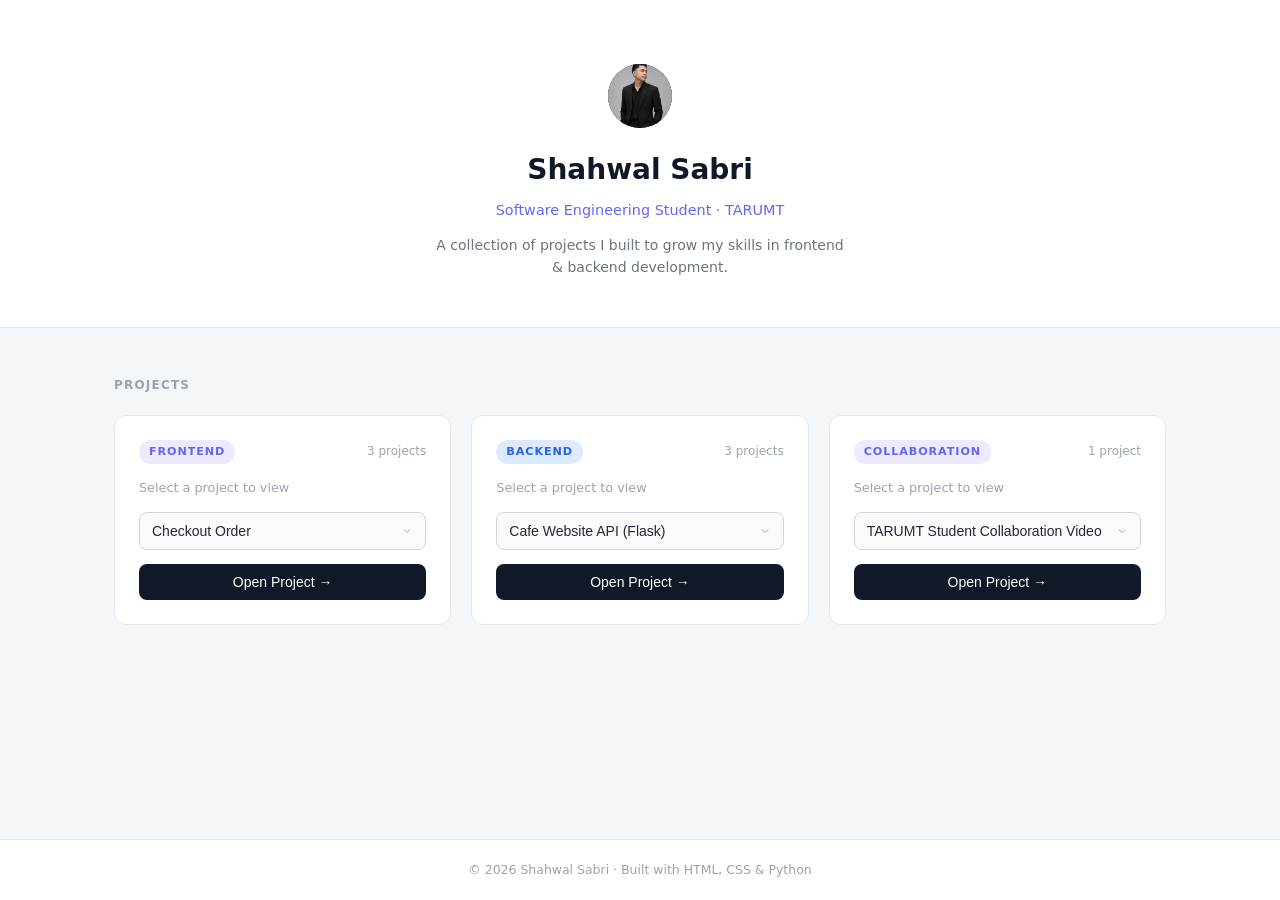
<file: index.html>
<!DOCTYPE html>
<html lang="en">
<head>
    <meta charset="UTF-8">
    <meta name="viewport" content="width=device-width, initial-scale=1.0">
    <title>Shahwal Sabri — Portfolio</title>
    <link rel="stylesheet" href="style.css">
</head>
<body>

    <!-- HERO / PROFILE SECTION -->
    <header class="hero">
        <div class="avatar"><img src="image/profile4.png.jpeg" alt="profile"></div>
        <h1>Shahwal Sabri</h1>
        <p class="role">Software Engineering Student · TARUMT</p>
        <p class="bio">A collection of projects I built to grow my skills in frontend &amp; backend development.</p>
    </header>

    <!-- PROJECT SECTION -->
    <main>
        <h2 class="section-title">Projects</h2>

        <div class="box">

            <!-- Frontend Card -->
            <div class="card">
                <div class="card-top">
                    <span class="badge purple">Frontend</span>
                    <span class="card-count">3 projects</span>
                </div>
                <p class="card-label">Select a project to view</p>
                <select id="frontend">
                    <option value="checkout-order-site/index.html">Checkout Order</option>
                    <option value="cafe-website/main.html">Cafe Website</option>
                    <option value="servey-form/templates/index.html">Survey Form</option>
                </select>
                <button class="btn" onclick="goTo('frontend')">Open Project →</button>
            </div>

            <!-- Backend Card -->
            <div class="card">
                <div class="card-top">
                    <span class="badge blue">Backend</span>
                    <span class="card-count">3 projects</span>
                </div>
                <p class="card-label">Select a project to view</p>
                <select id="backend">
                    <option value="https://github.com/awalsabri2004-boop/ALL-WEBSITE/blob/main/cafe-website/server.py">Cafe Website API (Flask)</option>
                    <option value="https://github.com/awalsabri2004-boop/ALL-WEBSITE/blob/main/servey-form/app.py">Survey Form (Flask)</option>
                    <option value="https://github.com/awalsabri2004-boop/ALL-WEBSITE/blob/main/servey-form/main.py">Survey Form (main.py)</option>
                </select>
                <button class="btn" onclick="goTo('backend')">Open Project →</button>
            </div>

            <!-- Collaboration Card -->
            <div class="card">
                <div class="card-top">
                    <span class="badge purple">Collaboration</span>
                    <span class="card-count">1 project</span>
                </div>
                <p class="card-label">Select a project to view</p>
                <select id="collaboration">
                    <option value="HTML/videos.html#project-video">TARUMT Student Collaboration Video</option>
                </select>
                <button class="btn" onclick="goTo('collaboration')">Open Project →</button>
            </div>

        </div>
    </main>

    <footer>
        <p>© 2026 Shahwal Sabri · Built with HTML, CSS &amp; Python</p>
    </footer>

    <script src="script.js"></script>
</body>
</html>
</file>
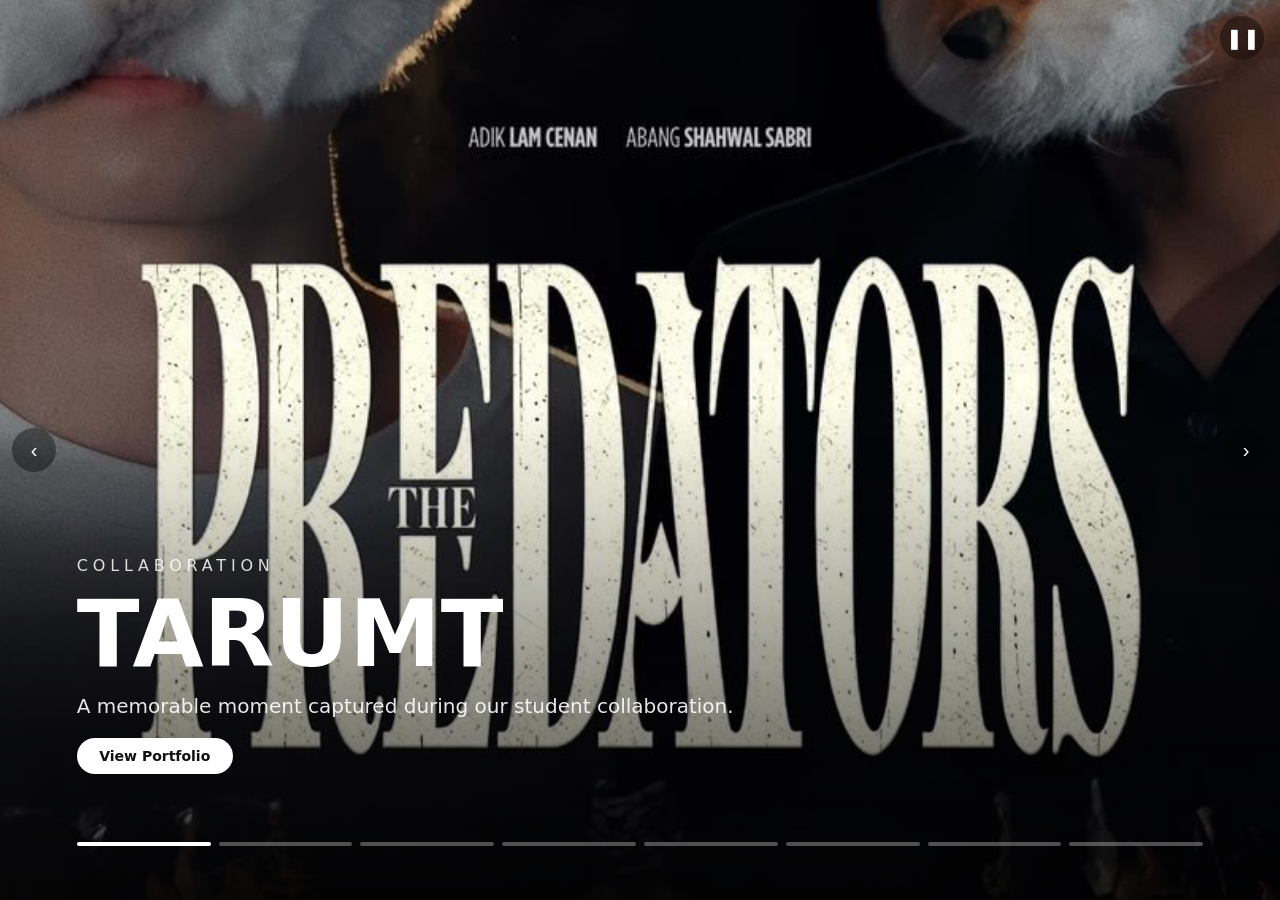
<file: HTML/slide.html>
<!DOCTYPE html>
<html lang="en">
<head>
  <meta charset="utf-8">
  <meta name="viewport" content="width=device-width, initial-scale=1, viewport-fit=cover">
  <title>TARUMT Collaboration – Video Slide</title>
  <link rel="stylesheet" href="../css/brightness.css">
  <link rel="stylesheet" href="../css/slide.css">
</head>
<body>

<!-- SLIDE SHOW -->
  <div class="show" id="show">
    <div class="slide active">
      <img src="../image/IMAGE INTRO.jpg" alt="TARUMT collaboration photo">
      <div class="cap">
        <small>Collaboration</small>
        <h2>TARUMT</h2>
        <p>A memorable moment captured during our student collaboration.</p>
        <a href="../index.html" target="_top">View Portfolio</a>
      </div>
    </div>

        <div class="slide">
        <video src="../videos/SLIDE%201.mp4" autoplay muted loop playsinline></video>
        <div class="cap">
            <small>Collaboration</small>
            <h2>TARUMT</h2>
            <p>Student collaboration moments and project highlights.</p>
            <a href="../index.html" target="_top">View Portfolio</a>
        </div>
        </div>

        <div class="slide">
        <video src="../videos/SLIDE%202.mp4" autoplay muted loop playsinline></video>
        <div class="cap">
            <small>Collaboration</small>
            <h2>TARUMT</h2>
            <p>Learning, building, and growing together.</p>
            <a href="../index.html" target="_top">View Portfolio</a>
        </div>
        </div>

    <div class="slide">
    <video src="../videos/SLIDE%203.mp4" autoplay muted loop playsinline></video>
    <div class="cap">
        <small>Collaboration</small>
        <h2>TARUMT</h2>
        <p>Teamwork behind our software engineering projects.</p>
        <a href="../index.html" target="_top">View Portfolio</a>
    </div>
    </div>

    <div class="slide">
    <video src="../videos/SLIDE%204.mp4" autoplay muted loop playsinline></video>
    <div class="cap">
        <small>Collaboration</small>
        <h2>TARUMT</h2>
        <p>Sharing ideas and building practical solutions.</p>
        <a href="../index.html" target="_top">View Portfolio</a>
    </div>
    </div>

    <div class="slide">
    <video src="../videos/SLIDE%205.mp4" autoplay muted loop playsinline></video>
    <div class="cap">
        <small>Collaboration</small>
        <h2>TARUMT</h2>
        <p>Creativity and collaboration in every project.</p>
        <a href="../index.html" target="_top">View Portfolio</a>
    </div>
    </div>

    <div class="slide">
      <video src="../videos/SLIDE%206.mp4" autoplay muted loop playsinline></video>
      <div class="cap">
        <small>Collaboration</small>
        <h2>TARUMT</h2>
        <p>Celebrating our journey as TARUMT students.</p>
        <a href="../index.html" target="_top">View Portfolio</a>
      </div>
    </div>

    <!-- Photo slide -->
    <div class="slide photo-slide">
      <img src="../image/IMAGE_SLIDE_7_square.jpg" alt="TARUMT collaboration photo">
      <div class="cap">
        <small>Collaboration</small>
        <h2>TARUMT</h2>
        <p>A memorable moment captured during our student collaboration.</p>
        <a href="../index.html" target="_top">View Portfolio</a>
      </div>
    </div>

    <button class="btn prev" aria-label="Previous">&#8249;</button>
    <button class="btn next" aria-label="Next">&#8250;</button>
    <button class="btn pp" id="pp" aria-label="Pause">&#10074;&#10074;</button>
    <div class="bars" id="bars"></div>
  </div>

  <script>
    const slides = [...document.querySelectorAll('.slide')];
    const bars = document.getElementById('bars');
    const show = document.getElementById('show');
    const DUR = 6000;
    let cur = 0;
    let timer = null;
    let playing = true;

    slides.forEach((_, i) => {
      const b = document.createElement('div');
      b.className = 'bar';
      b.innerHTML = '<i></i>';
      b.onclick = () => go(i);
      bars.appendChild(b);
    });
    const bs = [...bars.children];

    function go(n) {
      cur = (n + slides.length) % slides.length;
      slides.forEach((s, i) => s.classList.toggle('active', i === cur));
      bs.forEach((b, i) => {
        b.classList.remove('active', 'done');
        void b.offsetWidth;
        if (i < cur) b.classList.add('done');
        if (i === cur) b.classList.add('active');
      });
      clearTimeout(timer);
      if (playing) timer = setTimeout(() => go(cur + 1), DUR);
    }

    document.querySelector('.next').onclick = () => go(cur + 1);
    document.querySelector('.prev').onclick = () => go(cur - 1);
    document.getElementById('pp').onclick = (e) => {
      playing = !playing;
      show.classList.toggle('paused', !playing);
      e.target.textContent = playing ? '❚❚' : '▶';
      go(cur);
    };
    document.addEventListener('keydown', (e) => {
      if (e.key === 'ArrowRight') go(cur + 1);
      if (e.key === 'ArrowLeft') go(cur - 1);
    });

    go(0);
  </script>
</body>
</html>
</file>
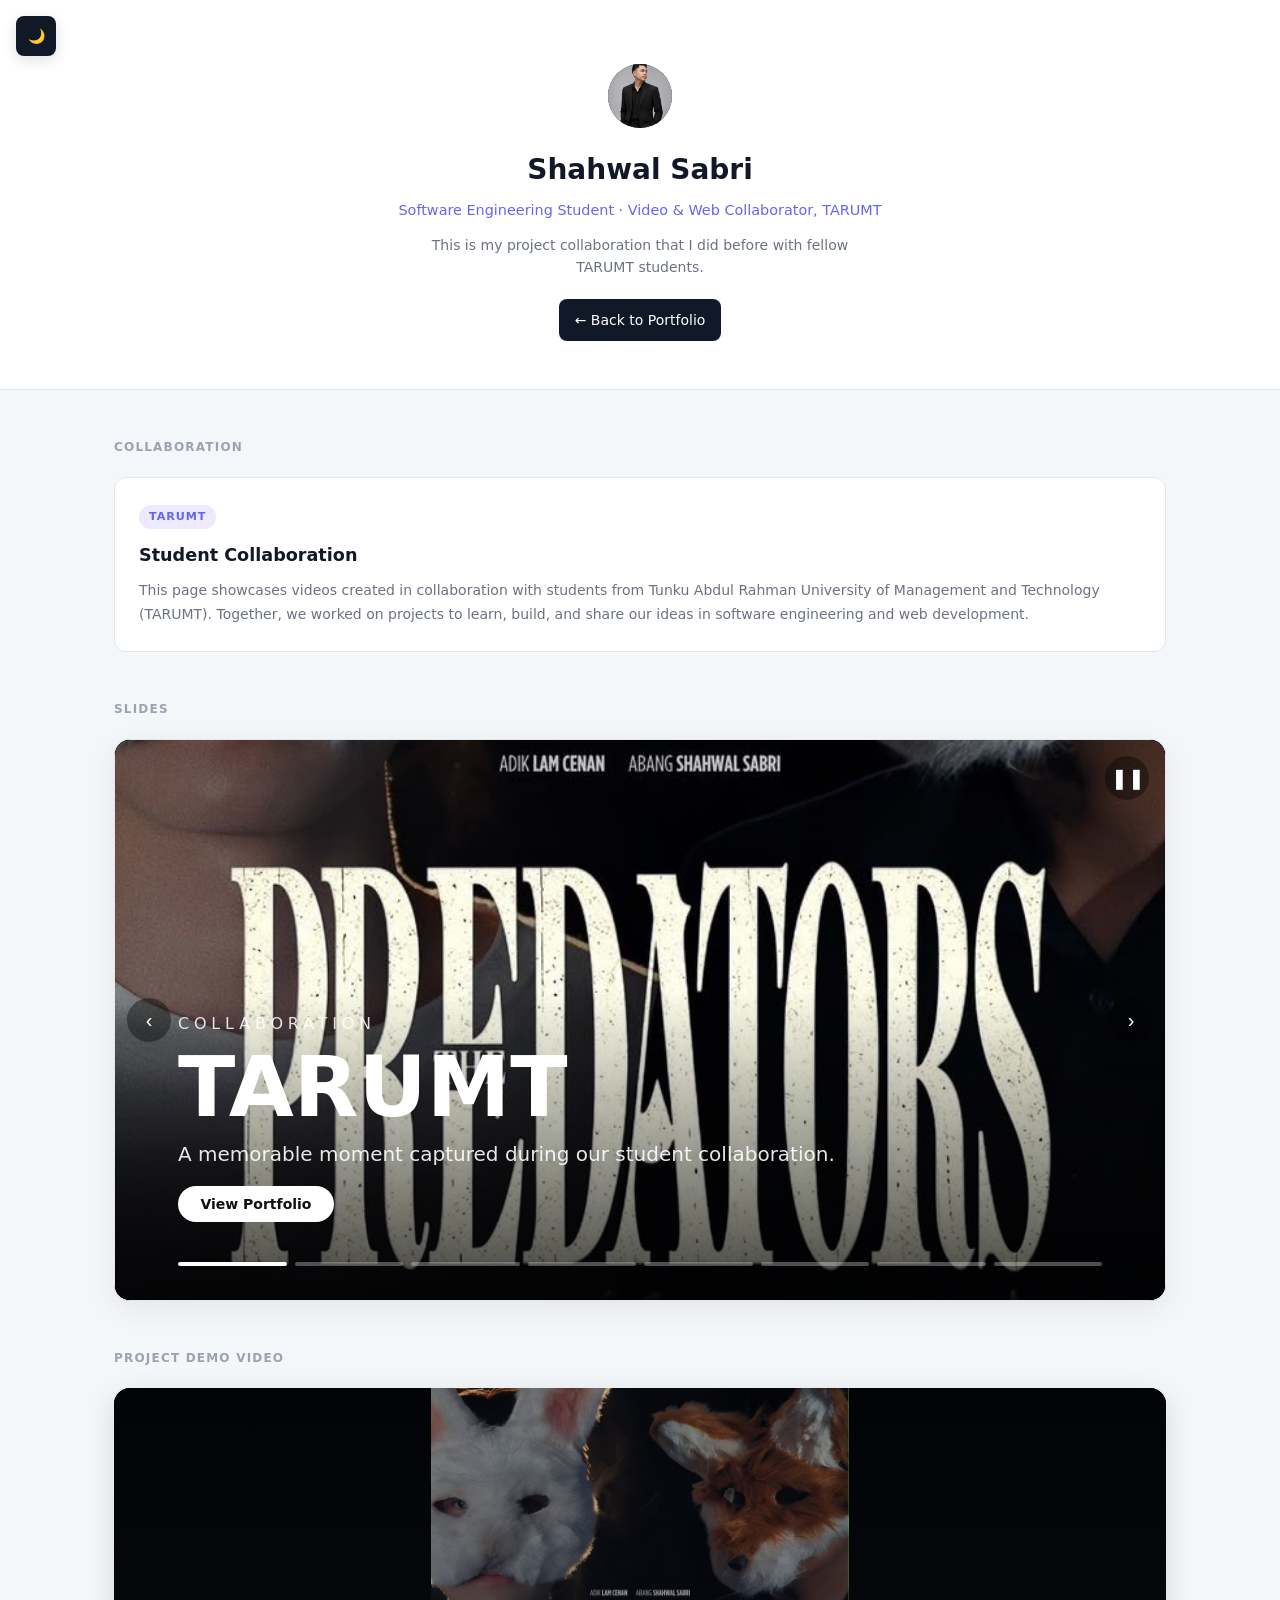
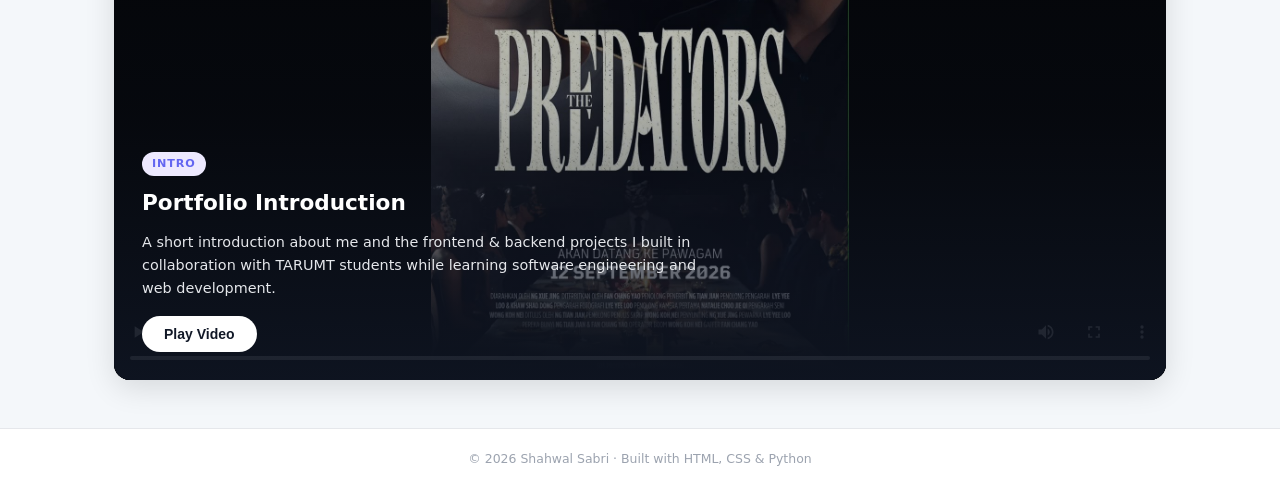
<file: HTML/videos.html>
<!DOCTYPE html>
<html lang="en">
<head>
    <meta charset="UTF-8">
    <meta name="viewport" content="width=device-width, initial-scale=1.0">
   <title>Shahwal Sabri — Project Collaboration</title>
    <link rel="stylesheet" href="../style.css">
</head>
<body>

    <!-- HERO / PAGE HEADER -->
    <header class="hero">
        <div class="avatar"><img src="../image/profile4.png.jpeg" alt="profile"></div>
        <h1>Shahwal Sabri</h1>
        <p class="role">Software Engineering Student · Video & Web Collaborator, TARUMT</p>
        <p class="bio">This is my project collaboration that I did before with fellow TARUMT students.</p>
        <a href="../index.html" class="btn back-btn">← Back to Portfolio</a>

    </header>

    <!-- Appearance setting: small button on top-left -->
    <div class="theme-setting">
        <button class="btn theme-toggle" id="themeToggle" type="button" aria-pressed="false" aria-label="Toggle appearance" title="Toggle appearance">🌙</button>
    </div>

    <main>
        <!-- COLLABORATION SECTION -->
        <section class="collab-section">
            <h2 class="section-title">Collaboration</h2>
            <div class="collab-card">
                <span class="badge purple">TARUMT</span>
                <h3>Student Collaboration</h3>
                <p>
                    This page showcases videos created in collaboration with students from
                    Tunku Abdul Rahman University of Management and Technology (TARUMT).
                    Together, we worked on projects to learn, build, and share our ideas in software engineering
                    and web development.
                </p>
                <!-- Remarks: Edit the text above to describe your collaboration, teammate names, course, or project goals. -->
            </div>
        </section>

        <!-- SLIDE SECTION (from slide.html) -->
        <!-- Remarks: Edit HTML/slide.html to change slide images, captions, and links. -->
        <section class="slide-embed-section">
            <h2 class="section-title">Slides</h2>
            <div class="slide-embed-card">
                <iframe
                    src="slide.html"
                    title="Project slides"
                    class="slide-embed-frame"
                    loading="lazy">
                </iframe>
            </div>
        </section>

        <!-- VIDEO SECTION -->
        <!--
            Remarks:
            1. Put your video file in the videos/ folder and update the src path below.
            2. poster - image shown before play; update path or remove if not needed.
            3. The overlay text/button sits on top of the video as a slide; clicking Play hides it.
            4. Edit the caption/title/description to describe your video.
            5. To add more videos, copy the whole <div class="video-slide-card">...</div> block.
        -->
        <section class="video-demo" id="project-video">
            <h2 class="section-title">Project Demo Video</h2>

            <div class="video-slide-card">
                <video class="project-video" id="introVideo" controls poster="../image/IMAGE INTRO.jpg">
                    <source src="../videos/VIDEO INTRO.mp4" type="video/mp4">

                    Your browser does not support the video tag.
                </video>

                <div class="video-slide-overlay" id="videoOverlay">
                    <span class="badge purple">Intro</span>
                    <h3 class="video-slide-title">Portfolio Introduction</h3>
                    <p class="video-slide-text">
                        A short introduction about me and the frontend &amp; backend projects I built in collaboration
                        with TARUMT students while learning software engineering and web development.
                    </p>
                    <button class="btn video-play-btn" type="button" onclick="playIntroVideo()">Play Video</button>
                </div>
            </div>

            <!-- Add more video cards here by copying the block above and changing IDs/src/text -->
        </section>
    </main>

    <footer>
        <p>© 2026 Shahwal Sabri · Built with HTML, CSS &amp; Python</p>
    </footer>

    <script>
        // Theme toggle: dark / light mode, saved in localStorage
        (function () {
            const key = 'theme';
            const root = document.documentElement;
            const btn = document.getElementById('themeToggle');
            if (!btn) return;

            const saved = localStorage.getItem(key);
            const prefersDark = window.matchMedia && window.matchMedia('(prefers-color-scheme: dark)').matches;
            const initial = saved || (prefersDark ? 'dark' : 'light');

            function apply(theme) {
                root.setAttribute('data-theme', theme);
                const isDark = theme === 'dark';
                btn.textContent = isDark ? '☀️' : '🌙';
                btn.setAttribute('aria-pressed', String(isDark));
                btn.setAttribute('title', isDark ? 'Switch to light mode' : 'Switch to dark mode');
                btn.setAttribute('aria-label', isDark ? 'Switch to light mode' : 'Switch to dark mode');
            }

            apply(initial);
            btn.addEventListener('click', function () {
                const next = root.getAttribute('data-theme') === 'dark' ? 'light' : 'dark';
                localStorage.setItem(key, next);
                apply(next);
            });
        })();
    </script>
    <script src="../script.js"></script>
</body>
</html>
</file>
<file: style.css>
/* ── Reset ─────────────────────────────────────────────────────── */
*, *::before, *::after {
    margin: 0;
    padding: 0;
    box-sizing: border-box;
}

html {
    scroll-behavior: smooth;
}

/* ── Theme Variables ───────────────────────────────────────────── */
:root {
    --bg: #f4f7fa;
    --surface: #ffffff;
    --surface-alt: #f9fafb;
    --text: #1f2937;
    --text-strong: #111827;
    --text-muted: #6b7280;
    --text-subtle: #9ca3af;
    --border: #e5e7eb;
    --border-input: #d1d5db;
    --accent: #6366f1;
    --accent-soft: #ede9fe;
    --accent-blue: #2563eb;
    --accent-blue-soft: #dbeafe;
    --shadow: rgba(0, 0, 0, 0.07);
    --shadow-strong: rgba(0, 0, 0, 0.12);
    --btn-bg: #111827;
    --btn-bg-hover: #374151;
    --btn-text: #ffffff;
}

html[data-theme="dark"] {
    --bg: #0f172a;
    --surface: #1e293b;
    --surface-alt: #334155;
    --text: #e5e7eb;
    --text-strong: #f9fafb;
    --text-muted: #cbd5e1;
    --text-subtle: #94a3b8;
    --border: #334155;
    --border-input: #475569;
    --accent: #818cf8;
    --accent-soft: rgba(129, 140, 248, 0.18);
    --accent-blue: #60a5fa;
    --accent-blue-soft: rgba(96, 165, 250, 0.18);
    --shadow: rgba(0, 0, 0, 0.35);
    --shadow-strong: rgba(0, 0, 0, 0.45);
    --btn-bg: #f9fafb;
    --btn-bg-hover: #e5e7eb;
    --btn-text: #111827;
}

/* ── Base ──────────────────────────────────────────────────────── */
body {
    font-family: 'Segoe UI', system-ui, -apple-system, sans-serif;
    background-color: var(--bg);
    color: var(--text);
    min-height: 100vh;
    display: flex;
    flex-direction: column;
    line-height: 1.6;
    transition: background-color 0.25s ease, color 0.25s ease;
}

/* ── Hero / Profile ────────────────────────────────────────────── */
.hero {
    text-align: center;
    padding: 64px 24px 48px;
    background: var(--surface);
    border-bottom: 1px solid var(--border);
    transition: background-color 0.25s ease, border-color 0.25s ease;
}

.avatar {
    width: 64px;
    height: 64px;
    border-radius: 50%;
    background: #111827;
    color: #ffffff;
    font-size: 1.25rem;
    font-weight: 700;
    display: flex;
    align-items: center;
    justify-content: center;
    margin: 0 auto 20px;
    letter-spacing: 0.05em;
}

.avatar img {
    width: 100%;
    height: 100%;
    object-fit: cover;
    object-position: center;
    border-radius: 50%;
}

.hero h1 {
    font-size: 1.75rem;
    font-weight: 700;
    color: var(--text-strong);
    margin-bottom: 6px;
}

.hero .role {
    font-size: 0.9rem;
    color: var(--accent);
    font-weight: 500;
    margin-bottom: 12px;
}

.hero .bio {
    font-size: 0.875rem;
    color: var(--text-muted);
    max-width: 420px;
    margin: 0 auto;
}

/* ── Theme Setting ─────────────────────────────────────────────── */
.theme-setting {
    position: fixed;
    top: 16px;
    left: 16px;
    z-index: 1000;
}

.theme-toggle {
    width: 40px;
    height: 40px;
    padding: 0;
    border-radius: 50%;
    font-size: 1rem;
    line-height: 1;
    display: inline-flex;
    align-items: center;
    justify-content: center;
    box-shadow: 0 4px 14px var(--shadow-strong);
}

/* ── Video Slide Banner ────────────────────────────────────────── */
.video-slide {
    position: relative;
    width: 100%;
    max-width: 420px;
    margin: 28px auto 0;
    border-radius: 16px;
    overflow: hidden;
    box-shadow: 0 8px 30px rgba(0, 0, 0, 0.12);
}

.video-slide-image {
    width: 100%;
    height: 240px;
    object-fit: cover;
    object-position: center;
    display: block;
}

.video-slide-overlay {
    position: absolute;
    inset: 0;
    background: linear-gradient(to top, rgba(17, 24, 39, 0.72) 0%, rgba(17, 24, 39, 0.08) 55%, rgba(17, 24, 39, 0) 100%);
    display: flex;
    flex-direction: column;
    align-items: center;
    justify-content: flex-end;
    padding: 24px;
    gap: 12px;
}

.video-slide-caption {
    color: #ffffff;
    font-size: 0.95rem;
    font-weight: 500;
}

.video-slide-btn {
    display: inline-block;
    text-decoration: none;
    background: #ffffff;
    color: #111827;
    padding: 10px 20px;
    border-radius: 999px;
    font-size: 0.875rem;
    font-weight: 600;
}

.video-slide-btn:hover {
    background: #ede9fe;
    color: #4f46e5;
}

/* ── Main ──────────────────────────────────────────────────────── */
main {
    flex: 1;
    max-width: 1100px;
    width: 100%;
    margin: 0 auto;
    padding: 48px 24px;
}

.section-title {
    font-size: 0.75rem;
    font-weight: 600;
    text-transform: uppercase;
    letter-spacing: 0.1em;
    color: var(--text-subtle);
    margin-bottom: 20px;
}

/* ── Project Cards ─────────────────────────────────────────────── */
.box {
    display: grid;
    grid-template-columns: repeat(auto-fit, minmax(280px, 1fr));
    gap: 20px;
}

.card {
    min-width: 0;
    background: var(--surface);
    border: 1px solid var(--border);
    border-radius: 12px;
    padding: 24px;
    display: flex;
    flex-direction: column;
    gap: 14px;
    transition: box-shadow 0.2s, background-color 0.25s ease, border-color 0.25s ease;
}

.card:hover {
    box-shadow: 0 4px 20px var(--shadow);
}

.card-top {
    display: flex;
    align-items: center;
    justify-content: space-between;
}

.badge {
    font-size: 0.7rem;
    font-weight: 600;
    text-transform: uppercase;
    letter-spacing: 0.08em;
    padding: 3px 10px;
    border-radius: 999px;
}

.badge.purple {
    background: var(--accent-soft);
    color: var(--accent);
}

.badge.blue {
    background: var(--accent-blue-soft);
    color: var(--accent-blue);
}

.card-count {
    font-size: 0.75rem;
    color: var(--text-subtle);
}

.card-label {
    font-size: 0.8rem;
    color: var(--text-subtle);
}

.card select {
    width: 100%;
    padding: 10px 12px;
    border: 1px solid var(--border-input);
    border-radius: 8px;
    font-size: 0.875rem;
    color: var(--text);
    background: var(--surface-alt);
    cursor: pointer;
    outline: none;
    appearance: none;
    -webkit-appearance: none;
    background-image: url("data:image/svg+xml,%3Csvg xmlns='http://www.w3.org/2000/svg' width='12' height='12' viewBox='0 0 24 24' fill='none' stroke='%239ca3af' stroke-width='2'%3E%3Cpath d='M6 9l6 6 6-6'/%3E%3C/svg%3E");
    background-repeat: no-repeat;
    background-position: right 12px center;
    padding-right: 36px;
}

.card select:focus {
    border-color: var(--accent);
    box-shadow: 0 0 0 3px rgba(99, 102, 241, 0.12);
}

/* ── Button ────────────────────────────────────────────────────── */
.btn {
    padding: 10px 16px;
    background: var(--btn-bg);
    color: var(--btn-text);
    border: none;
    border-radius: 8px;
    font-size: 0.875rem;
    font-weight: 500;
    cursor: pointer;
    transition: background 0.2s, color 0.2s;
    text-align: center;
}

.btn:hover {
    background: var(--btn-bg-hover);
}

/* ── Video Page / Collaboration ────────────────────────────────── */
.back-btn {
    display: inline-block;
    margin-top: 20px;
    text-decoration: none;
}

.collab-section {
    margin-bottom: 8px;
}

.collab-card {
    background: var(--surface);
    border: 1px solid var(--border);
    border-radius: 12px;
    padding: 24px;
}

.collab-card .badge {
    display: inline-block;
    margin-bottom: 12px;
}

.collab-card h3 {
    font-size: 1.1rem;
    font-weight: 600;
    color: var(--text-strong);
    margin-bottom: 10px;
}

.collab-card p {
    font-size: 0.875rem;
    color: var(--text-muted);
    line-height: 1.7;
}

/* ── Slide Embed ───────────────────────────────────────────────── */
.slide-embed-section {
    margin-top: 48px;
}

.slide-embed-card {
    border-radius: 16px;
    overflow: hidden;
    border: 1px solid var(--border);
    box-shadow: 0 8px 30px var(--shadow);
    background: #000;
}

.slide-embed-frame {
    width: 100%;
    height: min(70vh, 560px);
    min-height: 360px;
    border: 0;
    display: block;
}

/* ── Video Slide ───────────────────────────────────────────────── */
.video-demo {
    margin-top: 48px;
}

.video-slide-card {
    position: relative;
    border-radius: 16px;
    overflow: hidden;
    background: #000;
    box-shadow: 0 8px 30px rgba(0, 0, 0, 0.12);
}

.project-video {
    width: 100%;
    display: block;
    background: #000000;
    aspect-ratio: 16 / 9;
}

.video-slide-overlay {
    position: absolute;
    inset: 0;
    background: linear-gradient(to top, rgba(17, 24, 39, 0.82) 0%, rgba(17, 24, 39, 0.35) 45%, rgba(17, 24, 39, 0.15) 100%);
    display: flex;
    flex-direction: column;
    justify-content: flex-end;
    align-items: flex-start;
    padding: 28px;
    gap: 10px;
    color: #fff;
    transition: opacity 0.25s ease;
}

.video-slide-overlay.is-hidden {
    opacity: 0;
    pointer-events: none;
}

.video-slide-title {
    font-size: 1.35rem;
    font-weight: 700;
    color: #ffffff;
    margin: 0;
}

.video-slide-text {
    font-size: 0.9rem;
    color: #e5e7eb;
    max-width: 560px;
    line-height: 1.6;
    margin-bottom: 6px;
}

.video-play-btn {
    background: #ffffff;
    color: #111827;
    border-radius: 999px;
    padding: 10px 22px;
    font-weight: 600;
}

.video-play-btn:hover {
    background: #ede9fe;
    color: #4f46e5;
}

/* ── Footer ────────────────────────────────────────────────────── */
footer {
    text-align: center;
    padding: 20px;
    border-top: 1px solid var(--border);
    font-size: 0.78rem;
    color: var(--text-subtle);
    background: var(--surface);
    transition: background-color 0.25s ease, border-color 0.25s ease;
}

/* ── Responsive ────────────────────────────────────────────────── */
@media (max-width: 900px) {
    main {
        max-width: 100%;
        padding: 40px 20px;
    }
}

@media (max-width: 640px) {
    .hero {
        padding: 52px 16px 40px;
    }

    .hero h1 {
        font-size: 1.5rem;
    }

    main {
        padding: 32px 16px;
    }

    .box {
        grid-template-columns: 1fr;
        gap: 16px;
    }

    .card,
    .collab-card,
    .video-info {
        padding: 20px;
    }

    .video-slide-overlay {
        padding: 20px;
    }

    .video-slide-title {
        font-size: 1.15rem;
    }

    .slide-embed-frame {
        height: 56vw;
        min-height: 280px;
    }

    .theme-setting {
        top: 12px;
        left: 12px;
    }
}
</file>
<file: css/brightness.css>
/* ── Brightness / Theme (Light & Dark Mode) ───────────────────── */
:root {
  --bg: #111;
  --fg: #fff;
}

html[data-theme="light"] {
  --bg: #f4f7fa;
  --fg: #111827;
}

html[data-theme="dark"] {
  --bg: #111;
  --fg: #fff;
}

@media (prefers-color-scheme: dark) {
  html:not([data-theme="light"]) {
    --bg: #111;
    --fg: #fff;
  }
}
</file>
<file: css/slide.css>
*{box-sizing:border-box;margin:0}
html,body{height:100%;background:var(--bg);color:var(--fg);font-family:system-ui,-apple-system,"Segoe UI",sans-serif}
.show{position:relative;width:100%;height:100%;overflow:hidden;background:#000}
.slide{position:absolute;inset:0;opacity:0;transition:opacity 1s ease}
.slide.active{opacity:1}
.slide img,.slide video{width:100%;height:100%;object-fit:cover;transform:scale(1);transition:transform 6s linear}
.slide.active img,.slide.active video{transform:scale(1.12)}
.slide::after{content:"";position:absolute;inset:0;background:linear-gradient(to top,rgba(0,0,0,.75),transparent 55%)}

/* ── Photo Slide ───────────────────────────────────────────────── */
.slide.photo-slide img{filter:brightness(.95) saturate(1.05)}
.slide.photo-slide::after{background:linear-gradient(to top,rgba(0,0,0,.7),transparent 50%)}
.cap{position:absolute;left:6%;bottom:14%;z-index:2;max-width:80%;opacity:0;transform:translateY(24px);transition:all .8s ease .4s}
.slide.active .cap{opacity:1;transform:none}
.cap small{letter-spacing:.3em;text-transform:uppercase;font-size:clamp(12px,1.6vw,16px);opacity:.85}
.cap h2{font-size:clamp(36px,8vw,92px);line-height:1;margin:.15em 0;font-weight:800}
.cap p{font-size:clamp(14px,2vw,20px);opacity:.9;margin-bottom:1em}
.cap a{display:inline-block;padding:.7em 1.6em;background:#fff;color:#111;text-decoration:none;font-weight:700;border-radius:99px;font-size:14px;transition:transform .2s ease,background .2s ease}
.cap a:hover{transform:translateY(-2px);background:#f0f0f0}
.bars{position:absolute;left:6%;right:6%;bottom:6%;display:flex;gap:8px;z-index:3;padding-bottom:env(safe-area-inset-bottom,0px)}
.bar{flex:1;height:4px;background:rgba(255,255,255,.3);border-radius:2px;overflow:hidden;cursor:pointer}
.bar i{display:block;height:100%;width:0;background:#fff}
.bar.done i{width:100%}
.bar.active i{animation:fill 6s linear forwards}
.paused .bar.active i,.paused .slide.active img,.paused .slide.active video{animation-play-state:paused}
@keyframes fill{to{width:100%}}
.btn{position:absolute;top:50%;z-index:3;transform:translateY(-50%);background:rgba(0,0,0,.4);color:#fff;border:0;width:44px;height:44px;border-radius:50%;font-size:20px;cursor:pointer}
.prev{left:12px}.next{right:12px}
.pp{top:calc(16px + env(safe-area-inset-top,0px));right:16px;transform:none}
</file>
